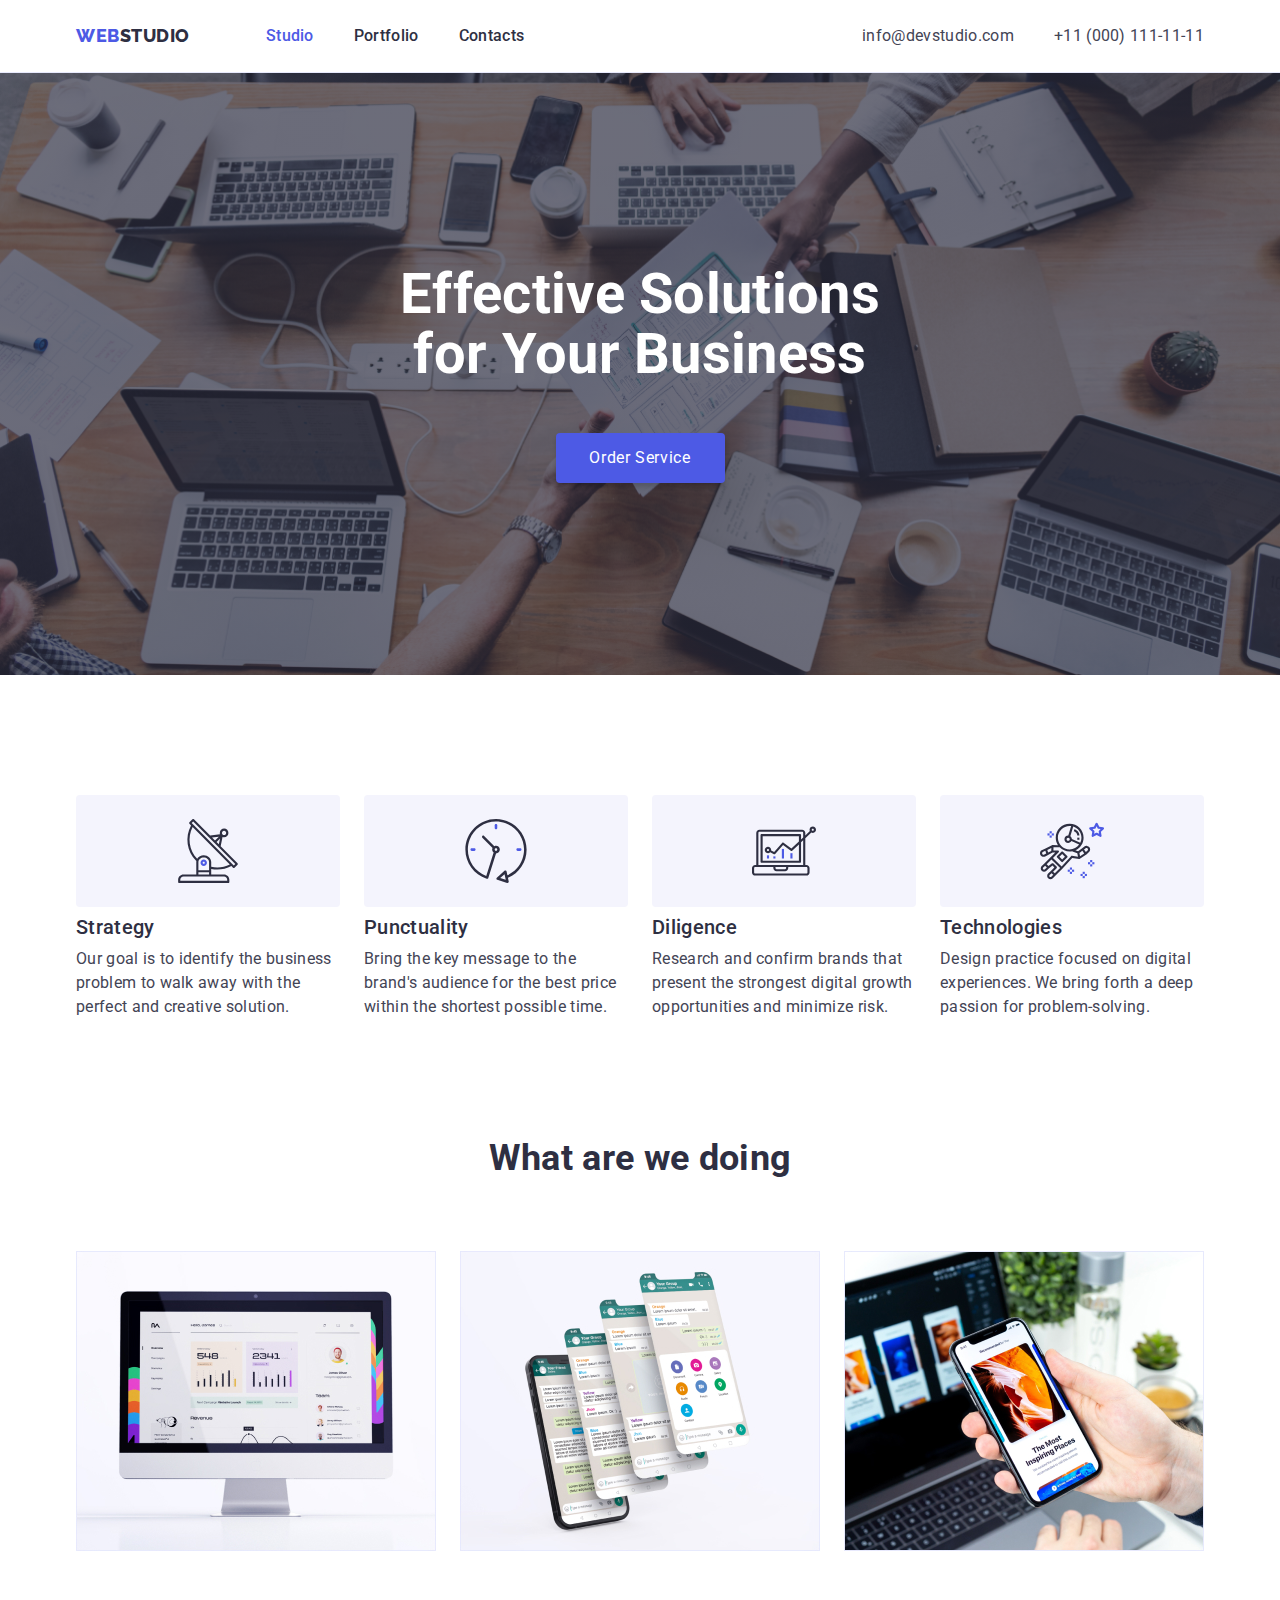
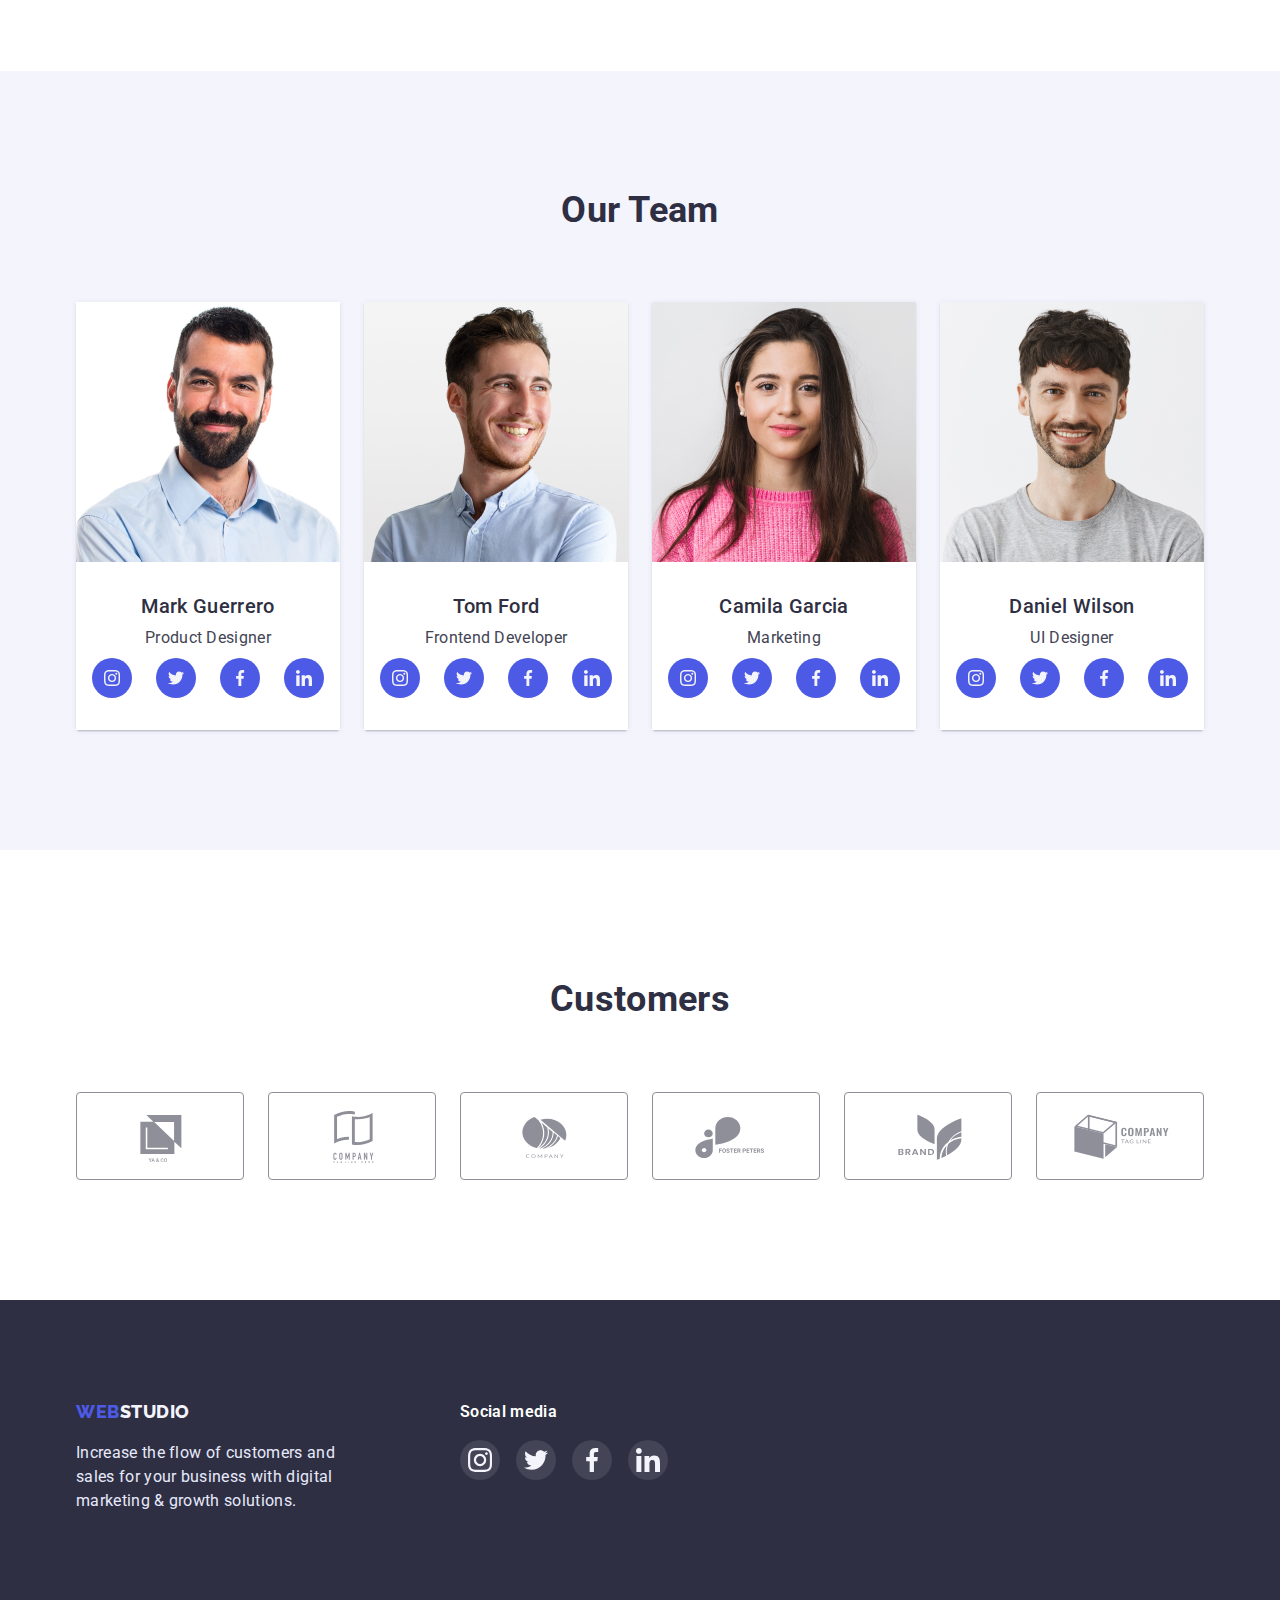
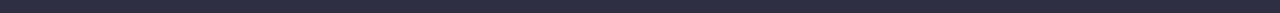
<file: index.html>
<!DOCTYPE html>
<html lang="en">

<head>
    <meta charset="UTF-8"/>
    <meta name="Web Studio (Version 3.0)" content="studio"> 
    <title> Web Studio (Version 3.0) </title>
    <link href="https://fonts.googleapis.com/css2?family=Roboto:wght@400;500;700;900&display=swap" rel="stylesheet">
    <link href="https://fonts.googleapis.com/css2?family=Raleway:wght@800&display=swap" rel="stylesheet">
    <link rel="stylesheet" href="https://cdnjs.cloudflare.com/ajax/libs/modern-normalize/1.1.0/modern-normalize.min.css">

    <link rel="stylesheet" href="https://cdnjs.cloudflare.com/ajax/libs/modern-normalize/1.0.0/modern-normalize.min.css" />
    <link rel="stylesheet" href="./css/styles.css">
</head>

<body class="body-text">

    <header class="top">
        <div class="container header-container">
        <nav class="header-menu">
            <a href="./index.html" class="top-logo"><span class="logo-web">WEB</span><span class="logo-studio">STUDIO</span></a>
                
            <ul class="menu">
                <li><a href="./index.html" class="top-link-current">Studio</a></li>
                <li><a href="./portfolio.html" class="top-link">Portfolio</a></li>
                <li><a href="" class="top-link">Contacts</a></li>
            </ul>
        </nav> 

        <address class="address-text">
            <ul class="address-text-list">
                <li><a href="mailto:info@devstudio.com" class="address-link">info@devstudio.com</a></li>
                
                <li><a href="tel:+110001111111" class="address-link">+11 (000) 111-11-11</a></li>
            </ul>
        </address>
        </div>
    </header>

    <main>
        
        <section class="section-one">
            <div class="container">
            <h1 class="main-title">Effective Solutions
            for Your Business</h1>

            <button type="button" class="main-button">Order Service</button>
            </div>
        </section>

        <section class="section-two"> 
            <div class="container">
            <h2 class="title-section">features</h2>
            
                </div>
                <ul class="list-second">
                    <li class="position-two">
                        <div class="icon icon-antenna-1"></div>
                        <h3 class="title-three">Strategy</h3>
                        <p class="p-two">Our goal is to identify the business
                        problem to walk away with the perfect and creative solution.</p>
                    </li>
                    <li class="position-two">
                        <div class="icon icon-clock-1"></div>
                        <h3 class="title-three">Punctuality</h3>
                        <p class="p-two">Bring the key message to the brand's audience for the best price within the shortest possible time.</p>
                    </li>
                    <li class="position-two">
                        <div class="icon icon-diagram-1"></div>
                        <h3 class="title-three">Diligence</h3>
                        <p class="p-two"> Research and confirm brands that present the strongest digital growth opportunities and minimize risk.</p>
                    </li>
                    <li class="position-two">
                        <div class="icon icon-astronaut-1"></div>
                        <h3 class="title-three">Technologies</h3>
                        <p class="p-two"> Design practice focused on digital experiences. We bring forth a deep passion for problem-solving.</p>
                    </li>
                </ul>
            
        </section>

        <section class="section-three">
            <div class="container">
            <h2 class="title-two third-title">What are we doing</h2>

            <ul class="list-section-three">
                <li class="list-section-item"> 
                    <img src="./images/monitor.jpg"
                    alt="Monitor"
                    width="360" />
                </li>
                <li class="list-section-item"> 
                    <img src="./images/screen.jpg" 
                    alt="Safe screen" 
                    width="360" 
                    height="300"/>
                </li>
                <li class="list-section-item"> 
                    <img src="./images/mobile.jpg" 
                    alt="Mobilephone" 
                    width="360" />
                </li>
            </ul>
            </div>
        </section>

        <section class="section-four">
            <div class="container four-team">
            <h2 class="title-two title-team">Our Team</h2> 
                <ul class="team-list">
                <li class="team-list-item">
                    
                        <img src="./images/photo1.jpg" alt="Man with black beard" width="264"/>
                        <div class="card">
                            <h3 class="title-three">Mark Guerrero</h3>
                            <p>Product Designer</p>
                            <ul class="soc-list list">
                                <li class="soc-items"><a href="" class="soc-links link">
                                    <svg class="items-icons" width="16" height="16">
                                        <use href="./images/symbol-defs-icons.svg#icon-instagram-2"></use>
                                    </svg>
                                </a></li>
                                <li class="soc-items"><a href="" class="soc-links link">
                                    <svg class="items-icons" width="16" height="16">
                                        <use href="./images/symbol-defs-icons.svg#icon-twitter-1"></use>
                                    </svg>
                                </a></li>
                                <li class="soc-items"><a href="" class="soc-links link">
                                    <svg class="items-icons" width="16" height="16">
                                        <use href="./images/symbol-defs-icons.svg#icon-facebook-1"></use>
                                    </svg>
                                </a></li>
                                <li class="soc-items"><a href="" class="soc-links link">
                                    <svg class="items-icons" width="16" height="16">
                                        <use href="./images/symbol-defs-icons.svg#icon-linkedin-1"></use>
                                    </svg>
                                </a></li>
                            </ul>
                        </div>
                    
                </li>

                <li class="team-list-item">
                    
                        <img src="./images/photo2.jpg" alt="Smailing man" width="264" />
                        <div class="card"><h3 class="title-three">Tom Ford</h3><p>Frontend Developer</p>
                            <ul class="soc-list list">
                                <li class="soc-items"><a href="" class="soc-links link">
                                        <svg class="items-icons" width="16" height="16">
                                            <use href="./images/symbol-defs-icons.svg#icon-instagram-2"></use>
                                        </svg>
                                    </a></li>
                                <li class="soc-items"><a href="" class="soc-links link">
                                        <svg class="items-icons" width="16" height="16">
                                            <use href="./images/symbol-defs-icons.svg#icon-twitter-1"></use>
                                        </svg>
                                    </a></li>
                                <li class="soc-items"><a href="" class="soc-links link">
                                        <svg class="items-icons" width="16" height="16">
                                            <use href="./images/symbol-defs-icons.svg#icon-facebook-1"></use>
                                        </svg>
                                    </a></li>
                                <li class="soc-items"><a href="" class="soc-links link">
                                        <svg class="items-icons" width="16" height="16">
                                            <use href="./images/symbol-defs-icons.svg#icon-linkedin-1"></use>
                                        </svg>
                                    </a></li> </ul></div>
                </li>

                <li class="team-list-item">
                    
                        <img src="./images/photo3.jpg" alt="Woman with long hair" width="264" />
                        <div class="card"><h3 class="title-three">Camila Garcia</h3><p>Marketing</p>
                            <ul class="soc-list list">
                                <li class="soc-items"><a href="" class="soc-links link">
                                        <svg class="items-icons" width="16" height="16">
                                            <use href="./images/symbol-defs-icons.svg#icon-instagram-2"></use>
                                        </svg>
                                    </a></li>
                                <li class="soc-items"><a href="" class="soc-links link">
                                        <svg class="items-icons" width="16" height="16">
                                            <use href="./images/symbol-defs-icons.svg#icon-twitter-1"></use>
                                        </svg>
                                    </a></li>
                                <li class="soc-items"><a href="" class="soc-links link">
                                        <svg class="items-icons" width="16" height="16">
                                            <use href="./images/symbol-defs-icons.svg#icon-facebook-1"></use>
                                        </svg>
                                    </a></li>
                                <li class="soc-items"><a href="" class="soc-links link">
                                        <svg class="items-icons" width="16" height="16">
                                            <use href="./images/symbol-defs-icons.svg#icon-linkedin-1"></use>
                                        </svg>
                                    </a></li> </ul>
                        </div>
                </li>

                <li class="team-list-item">
                    
                        <img src="./images/photo4.jpg" alt="Man in T-shirt" width="264" />
                        <div class="card"><h3 class="title-three">Daniel Wilson</h3><p>UI Designer</p>
                            <ul class="soc-list list">
                                <li class="soc-items"><a href="" class="soc-links link">
                                        <svg class="items-icons" width="16" height="16">
                                            <use href="./images/symbol-defs-icons.svg#icon-instagram-2"></use>
                                        </svg>
                                    </a></li>
                                <li class="soc-items"><a href="" class="soc-links link">
                                        <svg class="items-icons" width="16" height="16">
                                            <use href="./images/symbol-defs-icons.svg#icon-twitter-1"></use>
                                        </svg>
                                    </a></li>
                                <li class="soc-items"><a href="" class="soc-links link">
                                        <svg class="items-icons" width="16" height="16">
                                            <use href="./images/symbol-defs-icons.svg#icon-facebook-1"></use>
                                        </svg>
                                    </a></li>
                                <li class="soc-items"><a href="" class="soc-links link">
                                        <svg class="items-icons" width="16" height="16">
                                            <use href="./images/symbol-defs-icons.svg#icon-linkedin-1"></use>
                                        </svg>
                                    </a></li> </ul>
                        </div>
                </li>
            </ul>
            </div>
        </section>

        <section class="customers">

            <div class="container">
                <h2 class="title-two title-team">Customers</h2>
                    <ul class="customer-items">
                        <li class="customer-tab"><a href="" class="customer-link">
                            <svg class="company-icons" width="104" height="56">
                                <use href="./images/symbol-defs_Logos.svg#icon-Logo-1"></use>
                            </svg>
                        </a></li>
                        <li class="customer-tab"><a href="" class="customer-link">
                            <svg class="company-icons" width="104" height="56">
                                <use href="./images/symbol-defs_Logos.svg#icon-Logo-2"></use>
                            </svg>
                        </a></li>
                        <li class="customer-tab"><a href="" class="customer-link">
                            <svg class="company-icons" width="104" height="56">
                                <use href="./images/symbol-defs_Logos.svg#icon-Logo-3"></use>
                            </svg>
                        </a></li>
                        <li class="customer-tab"><a href="" class="customer-link">
                            <svg class="company-icons" width="104" height="56">
                                <use href="./images/symbol-defs_Logos.svg#icon-Logo-4"></use>
                            </svg>
                        </a></li>
                        <li class="customer-tab"><a href="" class="customer-link">
                            <svg class="company-icons" width="104" height="56">
                                <use href="./images/symbol-defs_Logos.svg#icon-Logo-5"></use>
                            </svg>
                        </a></li>
                        <li class="customer-tab"><a href="" class="customer-link">
                            <svg class="company-icons" width="104" height="56">
                                <use href="./images/symbol-defs_Logos.svg#icon-Logo-6"></use>
                            </svg>
                        </a></li>
                    </ul>
            </div>
        </section>

    </main>

    <footer class="bottom">
        <div class="container">
        
        <div class="second-footer">
        <a href="./index.html" class="top-logo"><span class="logo-web">WEB</span><span class="logo-studio">STUDIO</span></a>
        <p class="bottom-text">Increase the flow of customers and sales for your business with digital marketing & growth solutions.</p>
        </div>

        <div class="social-footer">
            <p class="title-footer">
                Social media
            </p>

            <ul class="soc-list-footer list">
                <li class="soc-items-footer"><a href="" class="soc-links-footer link">
                        <svg class="items-icons-footer" width="24" height="24">
                            <use href="./images/symbol-defs-icons.svg#icon-instagram-2"></use>
                        </svg>
                    </a></li>
                <li class="soc-items-footer"><a href="" class="soc-links-footer link">
                        <svg class="items-icons-footer" width="24" height="24">
                            <use href="./images/symbol-defs-icons.svg#icon-twitter-1"></use>
                        </svg>
                    </a></li>
                <li class="soc-items-footer"><a href="" class="soc-links-footer link">
                        <svg class="items-icons-footer" width="24" height="24">
                            <use href="./images/symbol-defs-icons.svg#icon-facebook-1"></use>
                        </svg>
                    </a></li>
                <li class="soc-items-footer"><a href="" class="soc-links-footer link">
                        <svg class="items-icons-footer" width="24" height="24">
                            <use href="./images/symbol-defs-icons.svg#icon-linkedin-1"></use>
                        </svg>
                    </a></li>
            </ul>
        </div>
        </div>
    </footer>



</body>

</html>
</file>
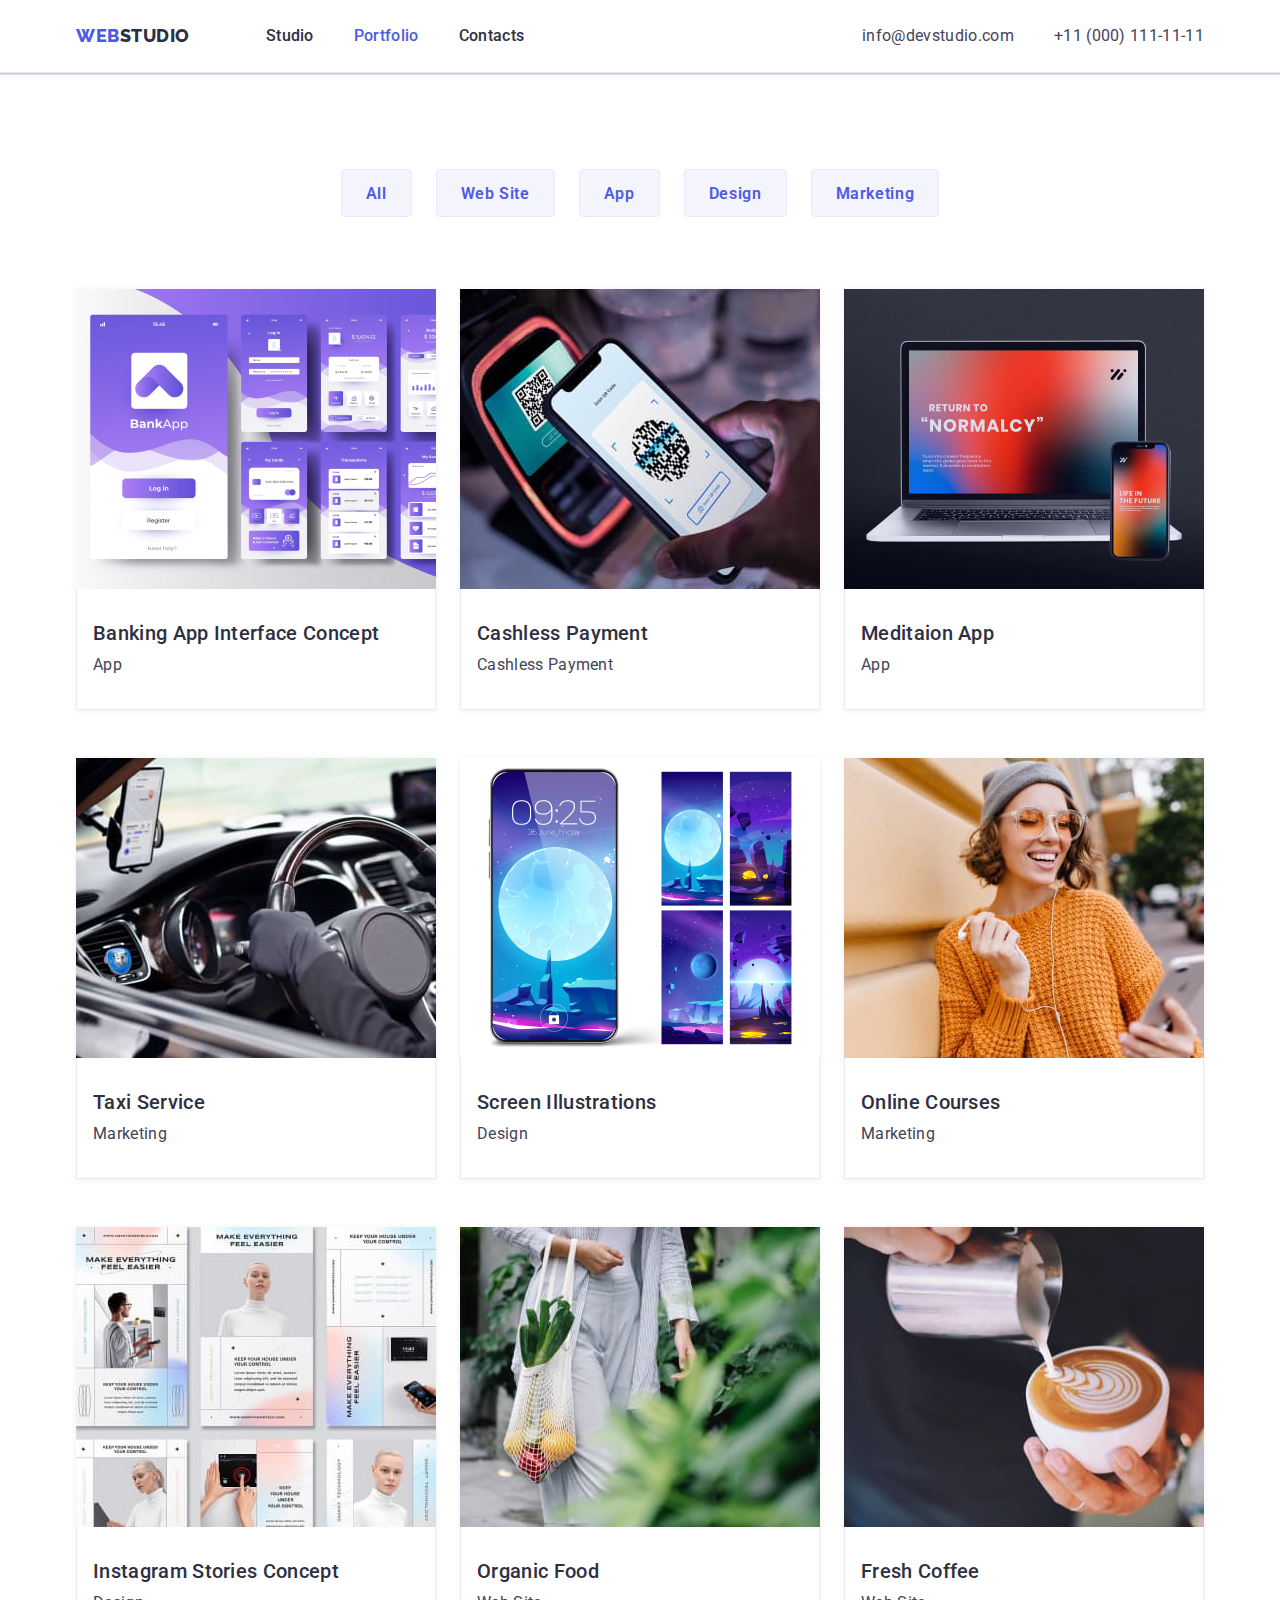
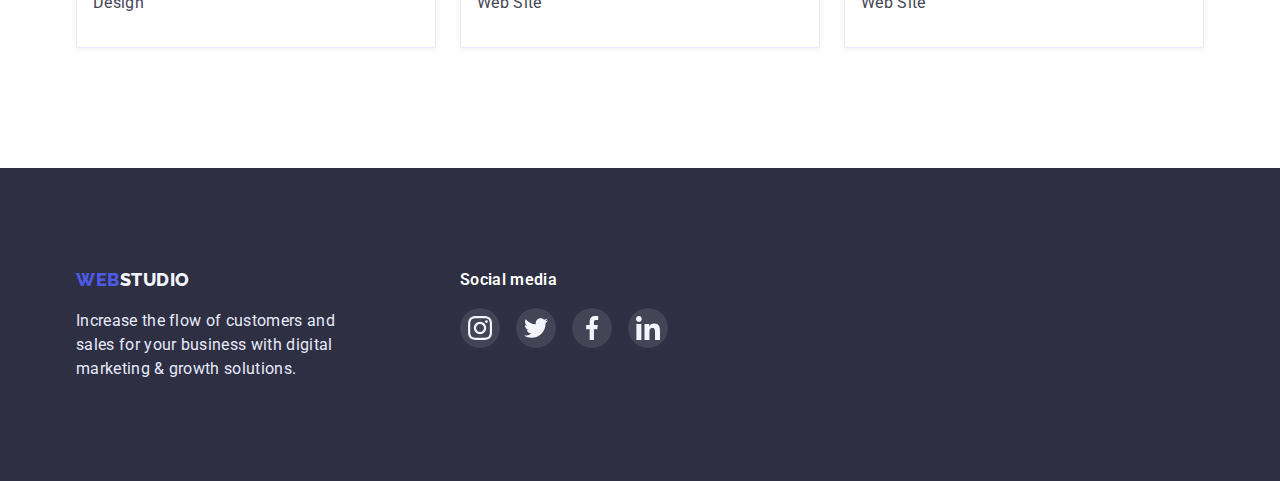
<file: portfolio.html>
<!DOCTYPE html>
<html lang="en">

<head>
    <meta charset="UTF-8" />
    <meta name="Portfolio" content="Portfolio">
    <title> Portfolio </title>
    <link href="https://fonts.googleapis.com/css2?family=Roboto:wght@400;500;700;900&display=swap" rel="stylesheet">
    
    <link href="https://fonts.googleapis.com/css2?family=Raleway:wght@800&display=swap" rel="stylesheet">
    <link rel="stylesheet" href="https://cdnjs.cloudflare.com/ajax/libs/modern-normalize/1.1.0/modern-normalize.min.css">
    
    <link rel="stylesheet" href="https://cdnjs.cloudflare.com/ajax/libs/modern-normalize/1.0.0/modern-normalize.min.css" />
    <link rel="stylesheet" href="./css/styles.css">
</head>

<body class="body-text">



    <header class="top">
        <div class="container header-container">
        <nav class="header-menu">
            <a href="./index.html" class="top-logo"><span class="logo-web">WEB</span><span
                    class="logo-studio">STUDIO</span></a>

            <ul class="menu">
                <li><a href="./index.html" class="top-link">Studio</a></li>
                <li><a href="./portfolio.html" class="top-link-current">Portfolio</a></li>
                <li><a href="" class="top-link">Contacts</a></li>
            </ul>
        </nav>

        <address class="address-text">
            <ul class="address-text-list">
                <li><a href="mailto:info@devstudio.com" class="address-link">info@devstudio.com</a></li>

                <li><a href="tel:+110001111111" class="address-link">+11 (000) 111-11-11</a></li>
            </ul>
        </address>
        </div>
    </header>

    <main>

        <section class="section-one-portfolio">
            <div class="container">
                <h1 class="title-porto"></h1>
            <ul class="button-container">
                <li><button type="button" class="next-button first">All</button></li>
                <li><button type="button" class="next-button second">Web Site</button></li>
                <li><button type="button" class="next-button third">App</button></li>
                <li><button type="button" class="next-button fourth">Design</button></li>
                <li><button type="button" class="next-button fifth">Marketing</button></li>
            </ul>
        
            <ul class="portfolio-list">
                <li class="portfolio-list-item">
                    <a href="" class="portfolio-list-link"> 
                    <img src="./images/BankingApp.jpg" alt="app for banking" width="360" />
                    <div class="card-portfolio"><h3 class="title-three text1">Banking App Interface Concept</h3>
                    <p class="text2">App</p></div></a>
            
                </li>
            
                <li class="portfolio-list-item">
                    <a href="" class="portfolio-list-link">
                    <img src="./images/Payment.jpg" alt="Telephone, online payments" width="360" />
                    <div class="card-portfolio"><h3 class="title-three text1">Cashless Payment</h3>
                    <p class="text2">Cashless Payment</p></div></a>
            
                </li>
            
                <li class="portfolio-list-item">
                    <a href="" class="portfolio-list-link">
                    <img src="./images/Mediation.jpg" alt="Laptop and phone with Mediation app" width="360" />
                    <div class="card-portfolio"><h3 class="title-three text1">Meditaion App</h3>
                    <p class="text2">App</p></div></a>
            
                </li>
            
                <li class="portfolio-list-item">
                    <a href="" class="portfolio-list-link">
                    <img src="./images/Taxi.jpg" alt="Car`s helm wth man`s arms" width="360" />
                    <div class="card-portfolio"><h3 class="title-three text1">Taxi Service</h3>
                    <p class="text2">Marketing</p></div></a>
            
                </li>
                <li class="portfolio-list-item">
                    <a href="" class="portfolio-list-link">
                    <img src="./images/Illustrations.jpg" alt="Illustrations on the screen" width="360" />
                    <div class="card-portfolio"><h3 class="title-three text1">Screen Illustrations</h3>
                    <p class="text2">Design</p></div></a>

                </li>

                <li class="portfolio-list-item">
                    <a href="" class="portfolio-list-link">
                    <img src="./images/Online_cours.jpg" alt="Girl with phone" width="360" />
                    <div class="card-portfolio"><h3 class="title-three text1">Online Courses</h3>
                    <p class="text2">Marketing</p></div></a>

                </li>


                <li class="portfolio-list-item">
                    <a href="" class="portfolio-list-link">
                    <img src="./images/Stories.jpg" alt="Several Instagram stories" width="360" />
                    <div class="card-portfolio"><h3 class="title-three text1">Instagram Stories Concept</h3>
                    <p class="text2">Design</p></div></a>
                
                </li>

                <li class="portfolio-list-item">
                    <a href="" class="portfolio-list-link">
                    <img src="./images/Organic_food.jpg" alt="Woman with fruits basket" width="360" />
                    <div class="card-portfolio"><h3 class="title-three text1">Organic Food</h3>
                    <p class="text2">Web Site</p></div></a>
                
                </li>

                <li class="portfolio-list-item">
                    <a href="" class="portfolio-list-link">
                    <img src="./images/Coffee.jpg" alt="A cap of coffee" width="360" />
                    <div class="card-portfolio"><h3 class="title-three text1">Fresh Coffee</h3>
                    <p class="text2">Web Site</p></div></a>
                
                </li>
            </ul>
            </div>
        </section>

    </main>

    <footer class="bottom">
        <div class="container">
            
            <div class="second-footer">
                <a href="./index.html" class="top-logo"><span class="logo-web">WEB</span><span
                        class="logo-studio">STUDIO</span></a>
                <p class="bottom-text">Increase the flow of customers and sales for your business with digital marketing &
                    growth solutions.</p>
            </div>
    
            <div class="social-footer">
                <p class="title-footer">
                    Social media
                </p>
    
                <ul class="soc-list-footer list">
                    <li class="soc-items-footer"><a href="" class="soc-links-footer link">
                            <svg class="items-icons-footer" width="24" height="24">
                                <use href="./images/symbol-defs-icons.svg#icon-instagram-2"></use>
                            </svg>
                        </a></li>
                    <li class="soc-items-footer"><a href="" class="soc-links-footer link">
                            <svg class="items-icons-footer" width="24" height="24">
                                <use href="./images/symbol-defs-icons.svg#icon-twitter-1"></use>
                            </svg>
                        </a></li>
                    <li class="soc-items-footer"><a href="" class="soc-links-footer link">
                            <svg class="items-icons-footer" width="24" height="24">
                                <use href="./images/symbol-defs-icons.svg#icon-facebook-1"></use>
                            </svg>
                        </a></li>
                    <li class="soc-items-footer"><a href="" class="soc-links-footer link">
                            <svg class="items-icons-footer" width="24" height="24">
                                <use href="./images/symbol-defs-icons.svg#icon-linkedin-1"></use>
                            </svg>
                        </a></li>
                </ul>
            </div>
        </div>
    </footer>

</body>
</file>
<file: css/styles.css>
/* Logo color: IRIS #4D5AE5 and NAVY BLUE #2E2F42 */
/* main color: NAVY BLUE #2E2F42 */
/* 2d color: SLATE #434455 */
/* title color: #FFFFFF */
/* footer color: CORNFLOWER #E7E9FC */

h1, h2, h3, h4, h5, h6, p {margin: 0;}

img{
    display: block;
}


:root {
    --primary-text-color: #434455;
    --main-titles-color: #2E2F42;
    --active-link-color: #4D5AE5;
    --primary-background-color: #2E2F42;
    --primary-white-color: #FFFFFF;
    --another-background-color: #F4F4FD;
    --background-buttons-color:#404BBF;
    --border-bottom-color: #E7E9FC;
    --box-shadow-color: rgba(0, 0, 0, 0.15);
    --grad: linear-gradient(rgba(46, 47, 66, 0.7), rgba(46, 47, 66, 0.7));
    --background-for-link: #31D0AA;
    --companies: #AFB1B8;
    --for_logos:#8E8F99;
}

/* for body edition*/
.body-text {
    font-family: Roboto, sans-serif;
    font-size: 16px;
    font-weight: 400;
    line-height: 1.5;
    letter-spacing: 0.02em;
    text-align: left;
    color: var(--primary-text-color);
    background: var(--primary-white-color);
    
}

ul {
    list-style: none;
    margin: 0;
    padding-left: 0;
}

.container{
    width: 1158px;
    padding-left: 15px;
    padding-right: 15px;
    margin-left: auto;
    margin-right: auto;
}
/*for top*/


.top {
    border-bottom: 1px solid var(--border-bottom-color);
    background: var(--primary-white-color);
    padding-top: 24px;
    padding-bottom: 24px;
    box-shadow: 0px 2px 1px rgba(46, 47, 66, 0.08), 0px 1px 1px rgba(46, 47, 66, 0.16), 0px 1px 6px rgba(46, 47, 66, 0.08);
}

.logo-web {
    color: var(--active-link-color);
}

.logo-studio {
    color: var(--main-titles-color)
}

.top-logo {
    text-decoration: none;
    font-family: Raleway, sans-serif;
    font-weight: 800;
    font-size: 18px;
    line-height: 1.33;
    letter-spacing: 0.03em;
    text-transform: uppercase;
    margin-right: 76px;
    
}

.header-container{
    display: block;
    
}

.top-logo:hover,
.top-logo:focus {
    color: var(--main-titles-color);

}

.top-link:hover,
.top-link:focus {
    color: var(--active-link-color);
}

.top-link {
    font-family: 'Roboto';
    font-style: normal;
    color: var(--main-titles-color);
    text-decoration: none;
    font-size: 16px;
    line-height: 1.5;
    font-weight: 500;
    letter-spacing: 0.02em;
}

.top-link-current:hover,
.top-link-current:focus {
    color: var(--active-link-color);
    font-family: 'Roboto';
    font-style: normal;
    text-decoration: none;
    font-size: 16px;
    line-height: 1.5;
    font-weight: 500;
    letter-spacing: 0.02em;
}

.top-link-current {
    color: var(--active-link-color);
    border-radius: 2px;
    font-family: 'Roboto';
    font-style: normal;
    text-decoration: none;
    font-size: 16px;
    line-height: 1.5;
    font-weight: 500;
    letter-spacing: 0.02em;
}

.address-link:hover,
.address-link:focus {
    color: var(--active-link-color);
    
}

.address-link{
    font-family: 'Roboto';
    text-decoration: none;
    font-style: normal;
    font-weight: 400;
    font-size: 16px;
    line-height: 1.5;
    letter-spacing: 0.02em;
    color: var(--primary-text-color);
}

.header-menu{
    display: flex;
    align-items: center;
    margin-right: auto;
}

.menu{
    display: flex;
    align-items: center;
    
    gap: 40px;
}

.header-container{
    display: flex;
    align-items: center;
}

.address-text-list{
    display: flex;
    align-items: center;
    gap: 40px;
}


/* for section 1 */



.section-one {
    background-color: var(--primary-background-color);
    background-image: var(--grad), url("../images/people-office.jpg");
    background-repeat: no-repeat;
    background-position: center;
    background-size: cover;
    max-width: 1440px;
    margin-left: auto;
    margin-right: auto;
    padding-top: 192px;
    padding-bottom: 192px;
}


.section-one .main-title {
    font-size: 56px;
    font-weight: 700;
    line-height: 1.07;
    text-align: center;
    color: var(--primary-white-color);
    width: 494px;
    margin-left: auto;
    margin-right: auto;
    
    margin-bottom: 48px;
}

.section-one .main-button {
    background: var(--active-link-color);
    box-shadow: 0px 4px 4px var(--box-shadow-color);
    border-radius: 4px;
    color: var(--primary-white-color);
    cursor: pointer;
    padding: 16px 32px;
    letter-spacing: 0.04em;
    min-width: 169px;
    margin-left: auto;
    margin-right: auto;
    border: none;
    display: block;
}

.main-button:hover,
.main-button:focus {
    background: var(--background-buttons-color);
}



/*for section 2*/

.section-two {
    padding-top: 120px;
    
}


.list-second {
    width: calc((100% - 3 * 24px) / 4);
    margin-right: auto;
    display:flex;
    gap: 24px;
    margin-left: auto;
    justify-content: center;
}

.position-two .title-three{
    margin-bottom: 8px;
}

.title-section{
    position: absolute;
    white-space: nowrap;
    width: 1px;
    height: 1px;
    overflow: hidden;
    border: 0;
    padding: 0;
    clip: rect(0 0 0 0);
    clip-path: inset(50%);
    margin: -1px;
}
.title-three {
    font-weight: 500;
    font-size: 20px;
    line-height: 1.2;
    color: var(--main-titles-color);

}

.list-second > .position-two > .icon{
    width: 264px;
    height: 112px;
    display: block;
    background: var(--another-background-color);
    border-radius: 4px;
    background-repeat: no-repeat;
    margin-bottom: 8px;
}

.list-second>.position-two>.icon.icon-antenna-1{
    
    background-image: url('../images/antenna\ 1\ \(2\).svg');
    background-position: 50% 50%;
    
}

.list-second>.position-two>.icon.icon-clock-1{

    background-image: url('../images/clock\ 1\ \(2\).svg');
    background-position: 50% 50%;

}

.list-second>.position-two>.icon.icon-diagram-1 {

    background-image: url('../images/diagram\ 1\ \(2\).svg');
    background-position: 50% 50%;

}

.list-second>.position-two>.icon.icon-astronaut-1 {

    background-image: url('../images/astronaut\ 1\ \(2\).svg');
    background-position: 50% 50%;

}

/*for other*/

.list-section-three{
    display: flex;
    gap: 24px;
    align-items: center;
    
}

.third-title{
    margin-bottom: 72px;
}

.section-three{
    padding-top: 120px;
    padding-bottom: 120px;
}

.list-section-item{
    width: calc((100% - 2 * 24px) / 3);
}

.team{
    list-style: none;
    margin-top: 72px;    
    
}

.team-list{
    display: flex;
    align-items: center;
    gap: 24px;
    
}

.team-list-item{
    width: calc((100% - 3 * 24px) / 4);
    text-align: center;
    box-shadow: 0px 1px 6px rgba(46, 47, 66, 0.08), 0px 1px 1px rgba(46, 47, 66, 0.16), 0px 2px 1px rgba(46, 47, 66, 0.08);
    border-radius: 0px 0px 4px 4px;
    background-color: var(--primary-white-color);
}

.title-two {
    font-weight: 700;
    font-size: 36px;
    line-height: 1.1;
    color: var(--main-titles-color);
    text-align: center;
    box-sizing: border-box;}
    
.card{
    display: block;
    padding-top: 32px;
    padding-bottom: 32px;
    padding-left: 16px;
    padding-right: 16px;
    background-color: var(--primary-white-color);
}

.card > .title-three {
    margin-bottom: 8px;
}

.section-four {
    background: var(--another-background-color);
    padding-top: 120px;
    padding-bottom: 120px;
}

.four-team{
    
    display: block;
    
}

.soc-list{
    display: flex;
    justify-content: center;
    gap: 24px;
    margin-top: 8px;
    
}

.soc-items{
    width: 40px;
    height: 40px;

}

.soc-links{
    width: 100%;
    height: 100%;
    border-radius: 50%;
    background-color: var(--active-link-color);
    display: flex;
    align-items: center;
    justify-content: center;
    fill: var(--another-background-color);
}

.soc-links:is(:hover, :focus){
    background-color: var(--background-buttons-color);
    cursor: pointer;
    
}

/*for footer*/
.bottom {
    background: var(--primary-background-color);
    cursor: pointer;
    padding-top: 100px;
    padding-bottom: 100px;
    
}

.bottom > .container{
    display: flex;
}

.bottom-text {
    font-family: 'Roboto';
    font-style: normal;
    color: var(--border-bottom-color);
    margin-top: 16px;
    width: 264px;
}

.bottom .logo-studio {
    color: var(--another-background-color);
}

.second-footer{
    margin-right: 120px;
}

.title-footer{
    color: var(--primary-white-color);
    font-weight: 600;
    font-size: 16px;
    line-height: 1.5;
    margin-bottom: 16px;
}

.soc-list-footer {
    display: flex;
    gap: 16px;
    

}

.soc-items-footer {
    width: 40px;
    height: 40px;

}

.soc-links-footer {
    width: 100%;
    height: 100%;
    border-radius: 50%;
    background-color: var(--primary-text-color);
    display: flex;
    align-items: center;
    justify-content: center;
    flex-grow: 0;
    fill: var(--another-background-color);
}

.soc-links-footer:is(:hover, :focus) {
    background-color: var(--background-for-link);
    cursor: pointer;}


/* For Customers*/

.customers {
    padding-top: 130px;
    padding-bottom: 120px;
    
}

.title-team{
    margin-bottom: 72px;
}

.customer-items{
    display: flex;
    align-items: center;
    justify-content: center;
    gap: 24px;
}

.customer-link {
    width: 100%;
    height: 100%;
    display: flex;
    align-items: center;
    justify-content: center;
    border: 1px solid #8E8F99;
    border-radius: 4px;
    fill: var(--for_logos);
}

.customer-items .customer-tab{
    width: calc((100% - 5 * 24px) / 6);
    height: 88px;
}

.customer-link:is(:hover, :focus) {
    border-color: var(--active-link-color);
    cursor: pointer;
    fill: var(--active-link-color);
}

.customer-icons:is(:hover, :focus) {
    fill: var(--active-link-color);
    cursor: pointer;
}


/* portfolio classes*/

.section-one-portfolio{
    padding-top: 96px;
    padding-bottom: 120px;}

.section-one-portfolio .next-button {
    background: var(--another-background-color);
    border: 1px solid var(--border-bottom-color);
    border-radius: 4px;
    color: var(--active-link-color);
    cursor: pointer;
    padding: 12px 24px;
    height: 48px;
    text-align: center;
    letter-spacing: 0.04em;
    font-family: 'Roboto';
    font-style: normal;
    font-weight: 600;
    font-size: 16px;
    line-height: 1.5;
}

.title-porto{
    visibility: hidden;
}

.next-button:hover,
.next-button:focus {
    background: var(--background-buttons-color);
    color: var(--primary-white-color);
    border-color: transparent;
    box-shadow: 0px 3px 1px rgba(0, 0, 0, 0.1), 0px 2px 1px rgba(0, 0, 0, 0.08), 0px 2px 2px rgba(0, 0, 0, 0.12);
}

.button-container{
    display: flex;
    align-items: center;
    gap: 24px;
    justify-content: center;
    margin-bottom: 72px;
}

.next-button .second{
    
    order: 1;
    
}

.next-button .third{
    
    order: 2;
    
}

.next-button .fourth {
    
    order: 3;
    
}

.next-button .fifth{
    
    order: 4;
    
}


.portfolio-list{
    display: flex;
    flex-wrap: wrap;
    column-gap: 24px;
    row-gap: 48px;
}

.portfolio-list-item{
    width: calc((100% - 2 * 24px) / 3); 
    background-color: var(--primary-white-color);
    box-shadow: 0px 1px 6px rgba(46, 47, 66, 0.08);

}

.portfolio-list-link{
    width: 100%;
    height: 100%;
    text-decoration: none;
    display: block;
    
}

.portfolio-list-link:is(:hover, :focus) {
    box-shadow: 0px 1px 6px rgba(46, 47, 66, 0.08), 0px 1px 1px rgba(46, 47, 66, 0.16), 0px 2px 1px rgba(46, 47, 66, 0.08);
}

.text1 {
    text-align: left;
    box-sizing: border-box;
    margin-bottom: 8px;
    
}

.text2 {
    text-align: left;
    box-sizing: border-box;
    color: var(--primary-text-color);
}

.card-portfolio{
    display: block;
    padding-top: 32px;
    padding-bottom: 32px;
    padding-left: 16px;
    padding-right: 16px;
    border-bottom: 1px solid var(--border-bottom-color);
    border-left: 1px solid var(--border-bottom-color);
    border-right: 1px solid var(--border-bottom-color);
    
}
</file>
